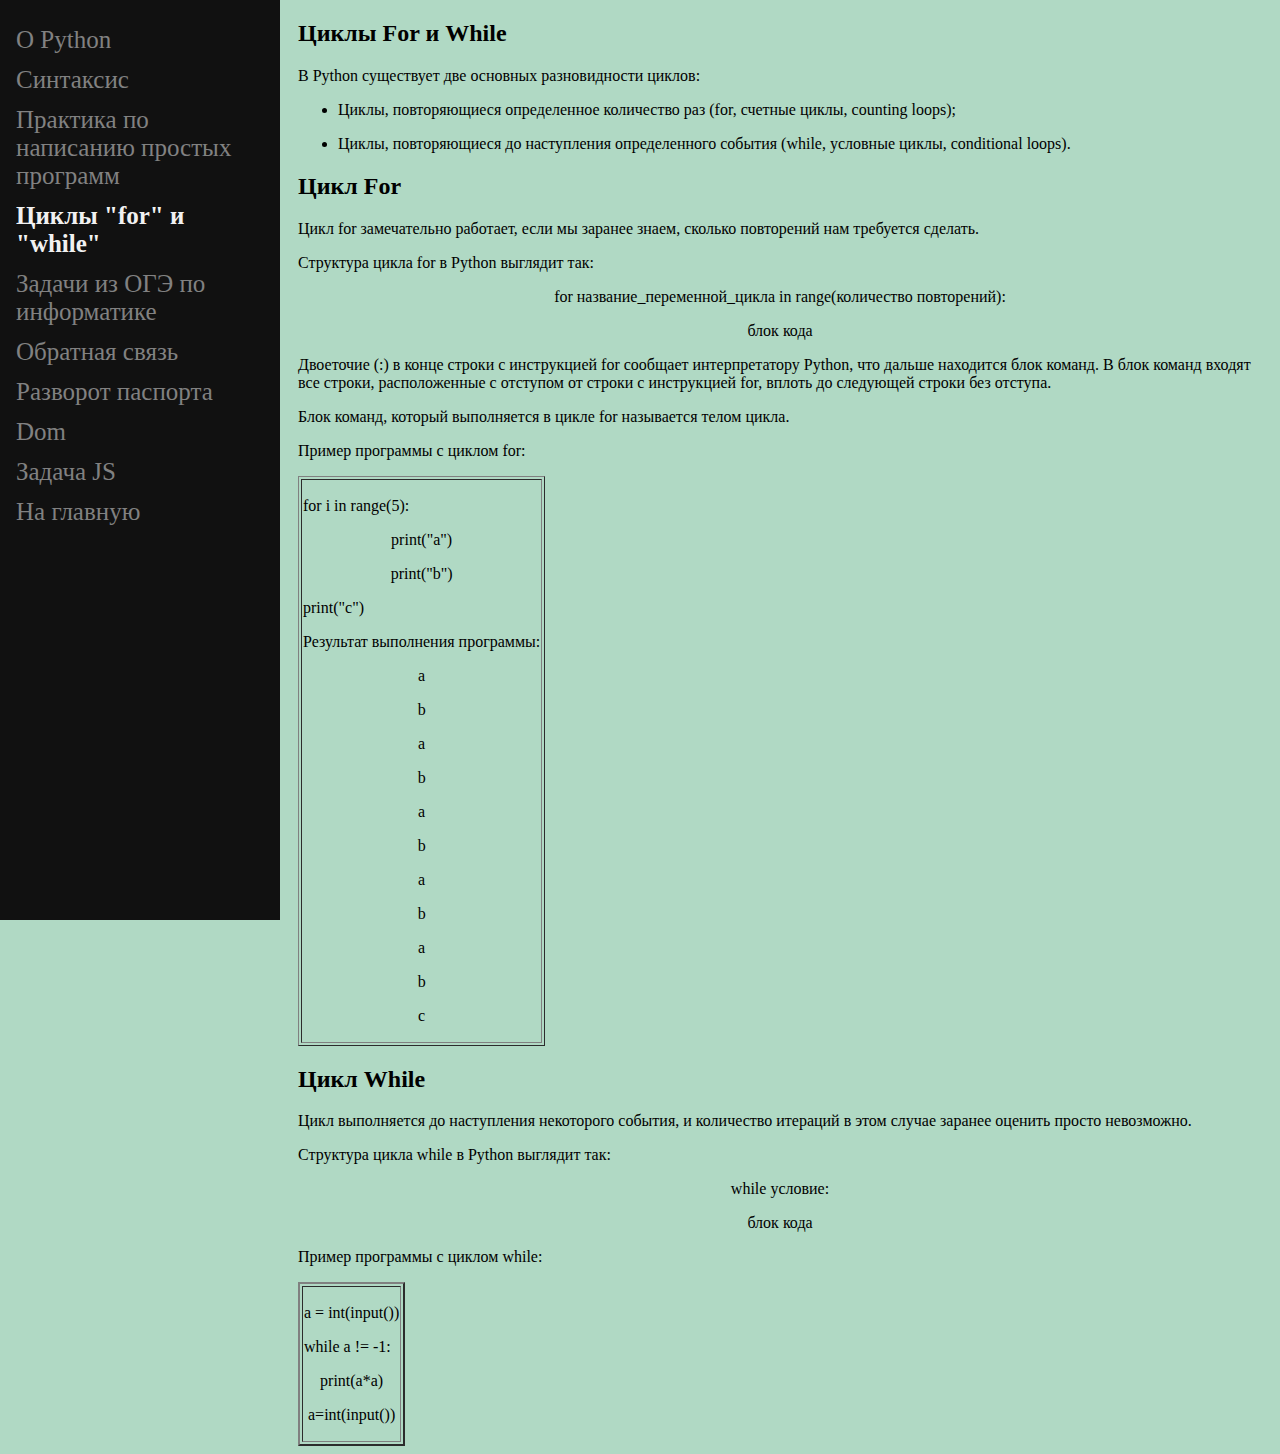
<file: cycles.html>
<!DOCTYPE html>
<html lang="ru">
<head>
    <meta charset="UTF-8">
    <meta name="viewport" content="width=device-width, initial-scale=1">
    <link href="https://cdn.jsdelivr.net/npm/bootstrap@5.1.3/dist/css/bootstrap.min.css" rel="stylesheet" integrity="sha384-1BmE4kWBq78iYhFldvKuhfTAU6auU8tT94WrHftjDbrCEXSU1oBoqyl2QvZ6jIW3" crossorigin="anonymous">
    <meta http-equiv="X-UA-Compatible" content="ie=edge">
    <link rel="stylesheet" href="General.css">
    <title>Cycles</title>
    <style>
      body {
   background-color: #b0d9c4;
  }
 </style>
</head>
<body>
<div class="sidenav">
    <a href="python.html">О Python</a>
    <a href="sintaksis.html">Синтаксис</a>
    <a href="practice.html">Практика по написанию простых программ</a>
    <a href="cycles.html" class = 'active'>Циклы "for" и "while"</a>
    <a href="oge.html">Задачи из ОГЭ по информатике</a>
    <a href="otpravka.html">Обратная связь</a>
    <a href="id.html">Разворот паспорта</a>
    <a href="dom.html">Dom</a>
    <a href="task.html">Задача JS</a>
    <a href="index.html">На главную</a>
  </div>
  <div class="main">
    <H2>Циклы For и While</h2>
    <p>В Python существует две основных разновидности циклов:</p> 
    <ul>
        <li><p>Циклы, повторяющиеся определенное количество раз (for, счетные циклы, counting loops);</p></li>
        <li><p>Циклы, повторяющиеся до наступления определенного события (while, условные циклы, conditional loops).</p></li>
    </ul>
    <H2>Цикл For</h2>
      <p>Цикл for замечательно работает, если мы заранее знаем, сколько повторений нам требуется сделать.</p>
      <p>Структура цикла for в Python выглядит так:</p> 
      <p align="center">for название_переменной_цикла in range(количество повторений):</p>
      <p align="center">блок кода</p>
      <p>Двоеточие (:) в конце строки с инструкцией for сообщает интерпретатору Python, что дальше находится блок команд. В блок команд входят все строки, расположенные с отступом от строки с инструкцией for, вплоть до следующей строки без отступа.</p>
      <p>Блок команд, который выполняется в цикле for называется телом цикла.</p>
      <p>Пример программы с циклом for:</p>
      <table border="1">
        <tr>
          <td><p>for i in range(5):</p>
            <p align="center">print("a")</p>
            <p align="center">print("b")</p>
            <p>print("c")</p>
            <p>Результат выполнения программы:</p>
            <p align="center">a</p>
            <p align="center">b</p>
            <p align="center">a</p>
            <p align="center">b</p>
            <p align="center">a</p>
            <p align="center">b</p>
            <p align="center">a</p>
            <p align="center">b</p>
            <p align="center">a</p>
            <p align="center">b</p>
            <p align="center">с</p>
          </td>
        </tr>
      </table>
      <H2>Цикл While</h2>
        <p>Цикл выполняется до наступления некоторого события, и количество итераций в этом случае заранее оценить просто невозможно.</font></p>
        <p>Структура цикла while в Python выглядит так:</font></p>
        <p align="center">while условие:</font></p>
        <p align="center">блок кода</font></p>
        <p>Пример программы с циклом while:</font></p>
        <table border="2">
          <tr>
            <td><p>a = int(input())</p>
              <p>while a != -1:</font></p>
              <p align="center">print(a*a)</p>
              <p align="center">a=int(input())</p>
            </td>
          </tr>
        </table> 
  </div>
  </body>
  </html>
</file>
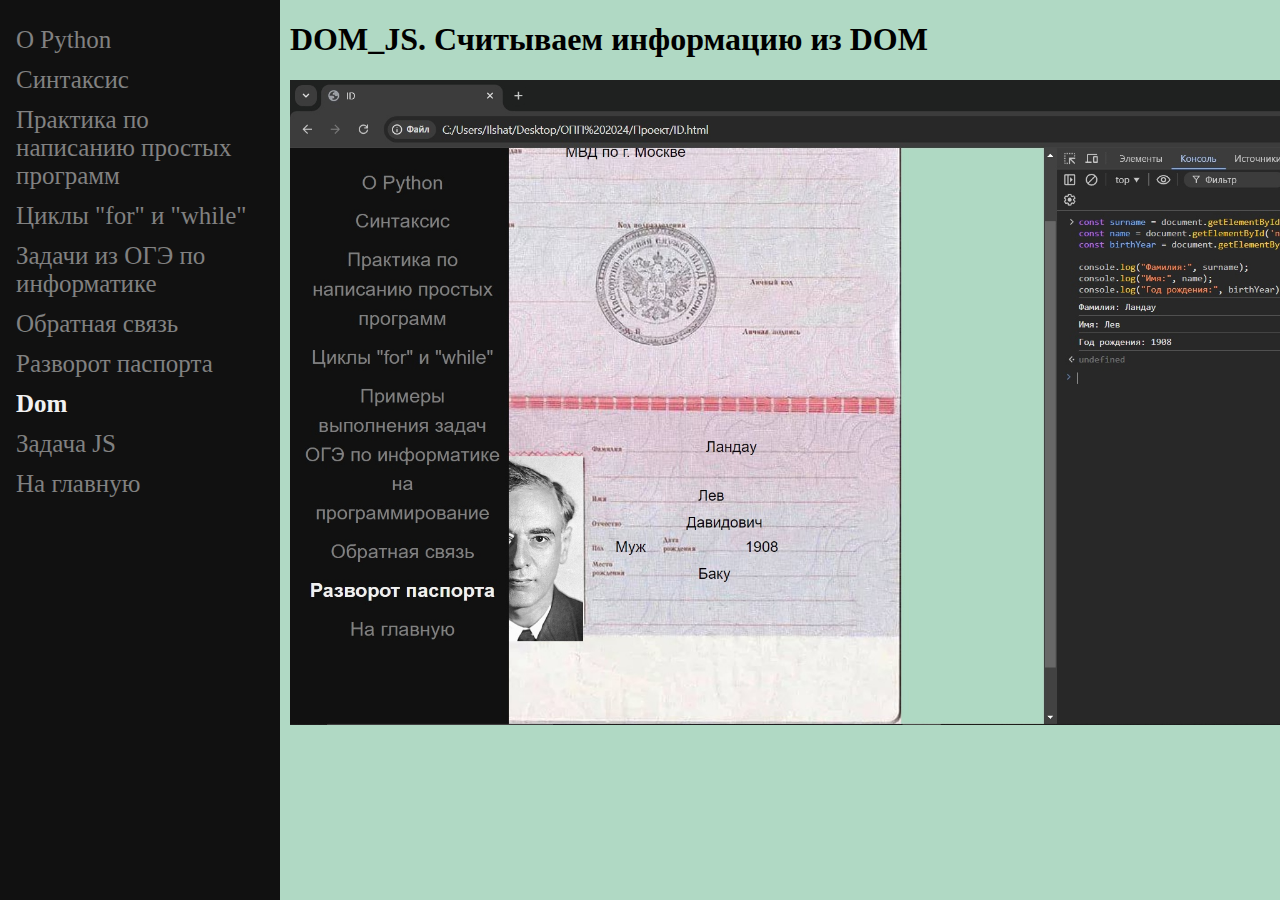
<file: dom.html>
<!DOCTYPE html>
<html lang="ru">
<head>
    <meta charset="UTF-8">
    <meta name="viewport" content="width=device-width, initial-scale=1">
    <link href="https://cdn.jsdelivr.net/npm/bootstrap@5.1.3/dist/css/bootstrap.min.css" rel="stylesheet" integrity="sha384-1BmE4kWBq78iYhFldvKuhfTAU6auU8tT94WrHftjDbrCEXSU1oBoqyl2QvZ6jIW3" crossorigin="anonymous">
    <meta http-equiv="X-UA-Compatible" content="ie=edge">
    <link rel="stylesheet" href="General.css">
    <title>Screens</title>
  <style>
       body {
    background-color: #b0d9c4; /* Цвет фона */
    height: 100%;
            margin: 0;
            display: block;
            position: relative;
   }
  </style>
</head>
<body>
  <div class="sidenav">
    <a href="python.html">О Python</a>
    <a href="sintaksis.html">Синтаксис</a>
    <a href="practice.html">Практика по написанию простых программ</a>
    <a href="cycles.html">Циклы "for" и "while"</a>
    <a href="oge.html">Задачи из ОГЭ по информатике</a>
    <a href="otpravka.html">Обратная связь</a>
    <a href="id.html">Разворот паспорта</a>
    <a href="dom.html" class = 'active'>Dom</a>
    <a href="task.html">Задача JS</a>
    <a href="index.html">На главную</a>
  </div>
<div class="main">
    <h1>DOM_JS. Считываем информацию из DOM</h1>
    <img src="Screen.jpg" alt="Скриншот Инструментов разработчика" width="1200">
</div>
</body>
</html>
</file>
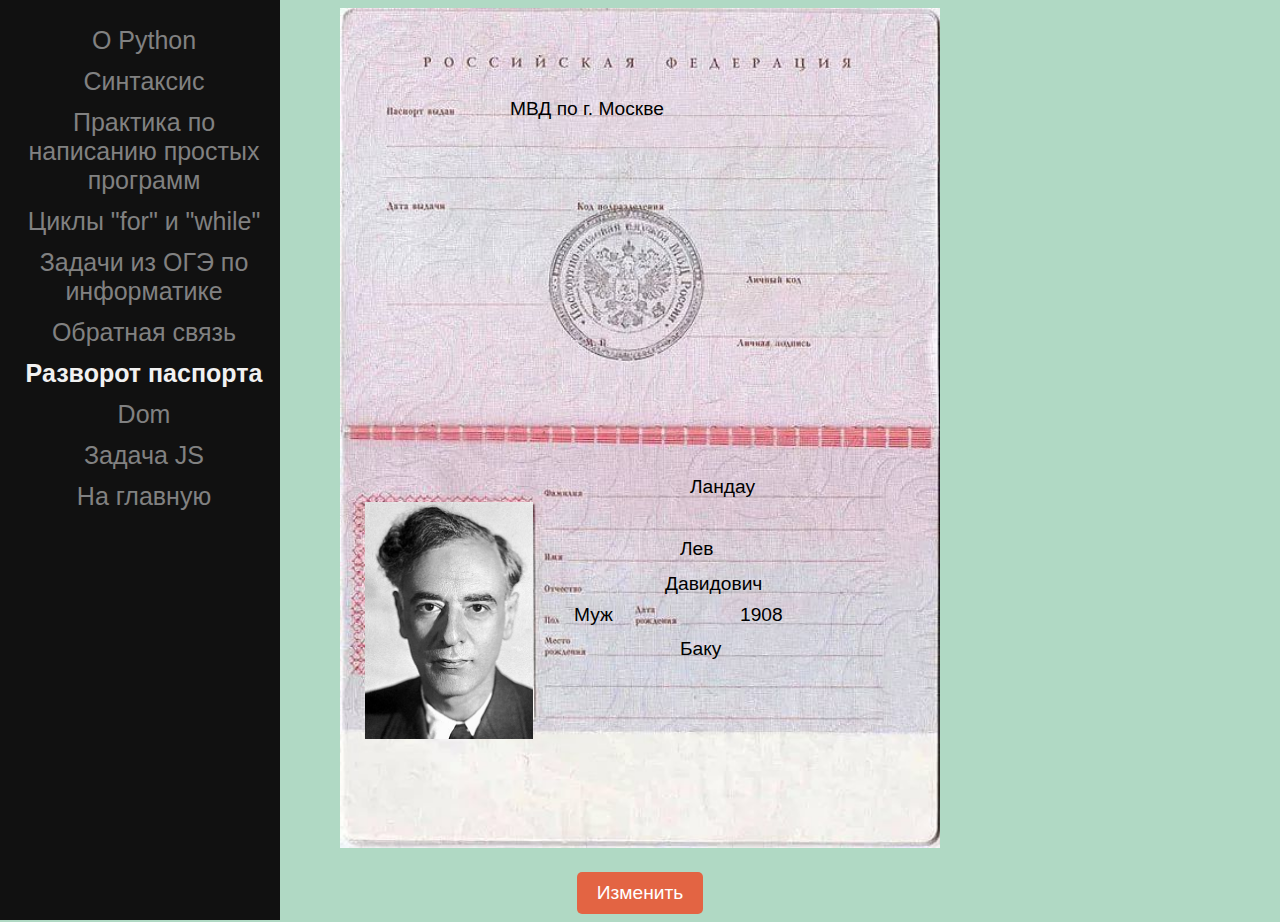
<file: id.html>
<!DOCTYPE html>
<html lang="ru">
<head>
    <meta charset="UTF-8">
    <meta name="viewport" content="width=device-width, initial-scale=1">
    <link href="https://cdn.jsdelivr.net/npm/bootstrap@5.1.3/dist/css/bootstrap.min.css" rel="stylesheet" integrity="sha384-1BmE4kWBq78iYhFldvKuhfTAU6auU8tT94WrHftjDbrCEXSU1oBoqyl2QvZ6jIW3" crossorigin="anonymous">
    <meta http-equiv="X-UA-Compatible" content="ie=edge">
    <link rel="stylesheet" href="General.css">
    <title>ID</title>
    <style>
   body {
    font-family: Arial, sans-serif;
    background-color: #b0d9c4;
    text-align: center;
}
header, nav, footer {
    text-align: center;
    margin-bottom: 20px;
}
nav a {
    margin: 0 15px;
    text-decoration: none;
    color: #e36443;
}
nav a.active {
    font-weight: bold;
}
.passport-container {
    position: relative;
    display: inline-block;
}
.passport-container img {
    width: 600px;
    height: auto;
}
.text {
    position: absolute;
    color: black;
    font-size: 1.2em;
}
#issued {
    top: 90px;
    left: 170px;
}
#surname {
    top: 468px;
    left: 350px;
}
#name {
    top: 530px;
    left: 340px;
}
#patronymic{
    top: 565px;
    left: 325px;
}
#gender {
    top: 596px;
    left: 234px;
}
#birthyear {
    top: 596px;
    left: 400px;
}
#birthplace {
    top: 630px;
    left: 340px;
}
#photo {
    position: absolute;
    top: 494px;
    left: 25px;
    width: 168px;
    height: auto;
}
.button-container {
    margin-top: 20px;
}
button {
    padding: 10px 20px;
    background-color: #e36443;
    color: white;
    border: none;
    border-radius: 5px;
    cursor: pointer;
    font-size: 1.2em;
}
  </style>
  </head>
  <body>
    <div class="sidenav">
        <a href="python.html">О Python</a>
        <a href="sintaksis.html">Синтаксис</a>
        <a href="practice.html">Практика по написанию простых программ</a>
        <a href="cycles.html">Циклы "for" и "while"</a>
        <a href="oge.html">Задачи из ОГЭ по информатике</a>
        <a href="otpravka.html">Обратная связь</a>
        <a href="id.html" class = 'active'>Разворот паспорта</a>
        <a href="dom.html">Dom</a>
        <a href="task.html">Задача JS</a>
        <a href="index.html">На главную</a>
    </div>
    <div class="passport-container">
        <img src="passpotr_shablon.jpg">
        <img id="photo" src="LDL.jpg">
        <div class="text" id="issued">МВД по г. Москве</div>
        <div class="text" id="surname">Ландау</div>
        <div class="text" id="name">Лев</div>
        <div class="text" id="patronymic">Давидович</div>
        <div class="text" id="gender">Муж</div>
        <div class="text" id="birthyear">1908</div>
        <div class="text" id="birthplace">Баку</div>
    </div>
    <div class="button-container">
        <button id="translateButton">Изменить</button>
      </div>
      <script>
      document.getElementById('translateButton').addEventListener('click', function() {
        const issuedText = document.getElementById('issued');
        const surnameText = document.getElementById('surname');
        const nameText = document.getElementById('name');
        const patronymicText = document.getElementById('patronymic');
        const genderText = document.getElementById('gender');
        const birthplaceText = document.getElementById('birthplace');
      
        if (issuedText.innerText === 'МВД по г. Москве') 
        {
            issuedText.innerText = 'Moscow MVD';
            surnameText.innerText = 'Landay';
            nameText.innerText = 'Lev';
            patronymicText.innerText = 'Davidovich';
            genderText.innerText = 'Male';
            birthplaceText.innerText = 'Baku';
        } 
        else {
            issuedText.innerText = 'МВД по г. Москве';
            surnameText.innerText = 'Ландау';
            nameText.innerText = 'Лев';
            patronymicText.innerText = 'Давидович';
            genderText.innerText = 'Муж';
            birthplaceText.innerText = 'Баку';
        }
      });
      </script>
  </body>
</html>
</file>
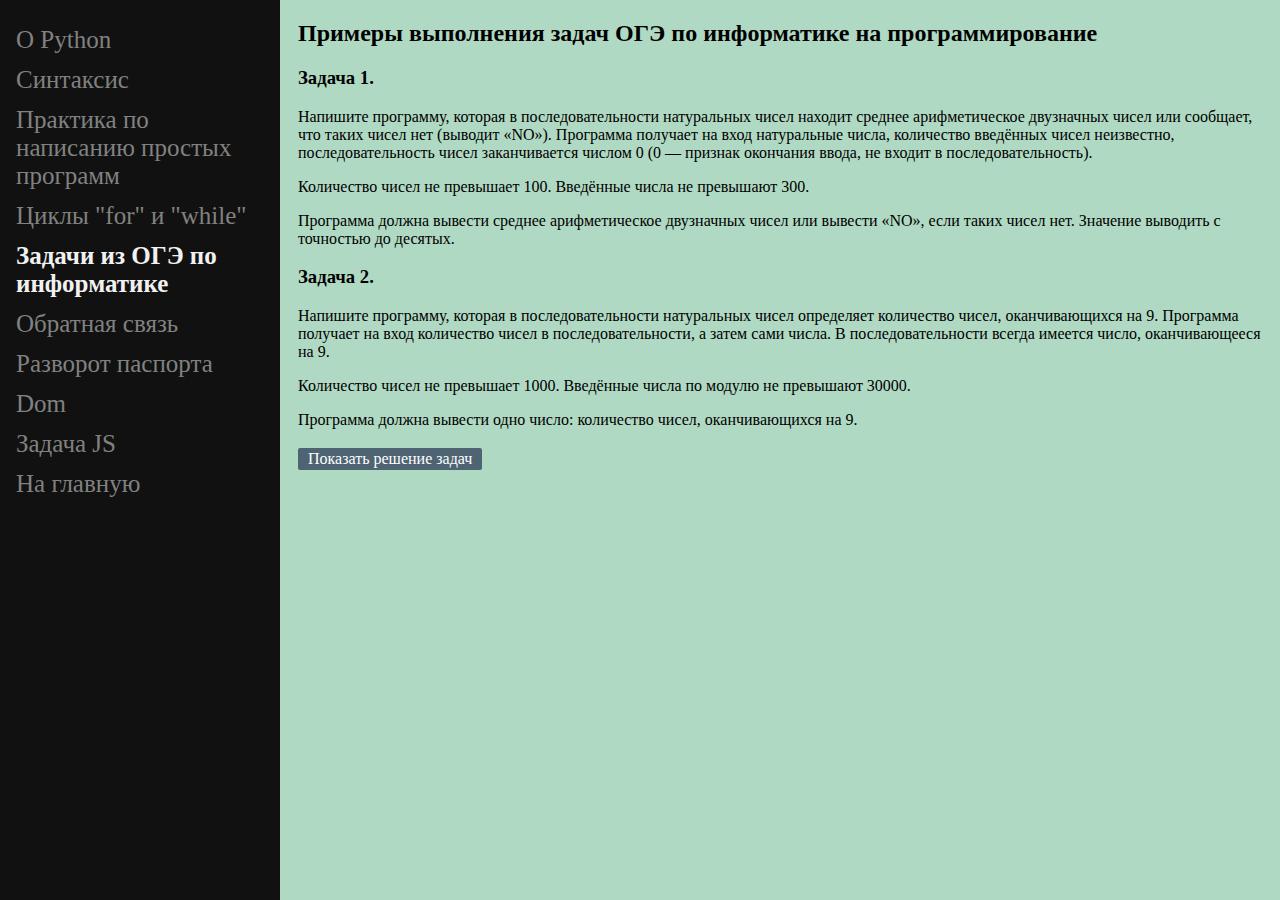
<file: oge.html>
<!DOCTYPE html>
<html lang="ru">
<head>
    <meta charset="UTF-8">
    <meta name="viewport" content="width=device-width, initial-scale=1">
    <link href="https://cdn.jsdelivr.net/npm/bootstrap@5.1.3/dist/css/bootstrap.min.css" rel="stylesheet" integrity="sha384-1BmE4kWBq78iYhFldvKuhfTAU6auU8tT94WrHftjDbrCEXSU1oBoqyl2QvZ6jIW3" crossorigin="anonymous">
    <meta http-equiv="X-UA-Compatible" content="ie=edge">
    <link rel="stylesheet" href="General.css">
    <title>Oge</title>
  <style>
       body {
    background-color: #b0d9c4;
   }
  </style>
</head>
<body>
<div class="sidenav">
    <a href="python.html">О Python</a>
    <a href="sintaksis.html">Синтаксис</a>
    <a href="practice.html">Практика по написанию простых программ</a>
    <a href="cycles.html">Циклы "for" и "while"</a>
    <a href="oge.html" class = 'active'>Задачи из ОГЭ по информатике</a>
    <a href="otpravka.html">Обратная связь</a>
    <a href="id.html">Разворот паспорта</a>
    <a href="dom.html">Dom</a>
    <a href="task.html">Задача JS</a>
    <a href="index.html">На главную</a>
  </div>
  <div class="main">
   <H2>Примеры выполнения задач ОГЭ по информатике на программирование</h2>
   <H3>Задача 1.</h3>
    <p>Напишите программу, которая в последовательности натуральных чисел находит среднее арифметическое двузначных чисел или сообщает, что таких чисел нет (выводит «NO»). Программа получает на вход натуральные числа, количество введённых чисел неизвестно, последовательность чисел заканчивается числом 0 (0 — признак окончания ввода, не входит в последовательность).</p>
    <p>Количество чисел не превышает 100. Введённые числа не превышают 300.</p>
    <p>Программа должна вывести среднее арифметическое двузначных чисел или вывести «NO», если таких чисел нет. Значение выводить с точностью до десятых.</p>
   <H3>Задача 2.</h3>
    <p>Напишите программу, которая в последовательности натуральных чисел определяет количество чисел, оканчивающихся на 9. Программа получает на вход количество чисел в последовательности, а затем сами числа. В последовательности всегда имеется число, оканчивающееся на 9.</p>
    <p>Количество чисел не превышает 1000. Введённые числа по модулю не превышают 30000.</p>
    <p>Программа должна вывести одно число: количество чисел, оканчивающихся на 9.</p>
  <style>
    .del { display: none; }
    .del:not(:checked) + label + * { display: none; }
    .del:not(:checked) + label,
    .del:checked + label {
    display: inline-block;
    padding: 2px 10px;
    border-radius: 2px;
    color: #fff;
    background: #4e6473;
    cursor: pointer;
    }
    .del:checked + label {
    background: #e36443;
    }
    </style>
    <input type="checkbox" id="raz" class="del"/>
    <label for="raz" class="del">Показать решение задач</label><div>
      <strong><table border="1">
        <p><font face="Times New Roman" style="font-size:130%">Решение задачи 1:</p>
        <table border="2">
         <tr>
           <td><p>a = int(input())</p>
             <p>sum = 0</p>
             <p>k = 0</p>
             <p>while a != 0:</p>
             <p align="center">if a > 9 and a < 100:</p>
             <p align="center">sum = sum + a</p>
             <p align="center">k = k + 1</p>
             <p>a = int(input())</p>
             <p>if k > 0:</p>
             <p align="center">print(sum/k)</p>
             <p>if k > 0:</p>
             <p align="center">print("NO")</p>
           </td>
         </tr>
        </table>
        <p>Решение задачи 2:</p>
        <table border="2">
         <tr>
           <td><p>n = int(input())</p>
             <p>k = 0</p>
             <p>for i in range(n):</p>
             <p align="center">a = int(input())</p>
             <p align="center">if a % 10 == 9:</p>
             <p align="center">k = k +1</p>
             <p>print(k)</p>
           </td>
         </tr>
        </table>
      </strong> </div>
</body>
</html>
</file>
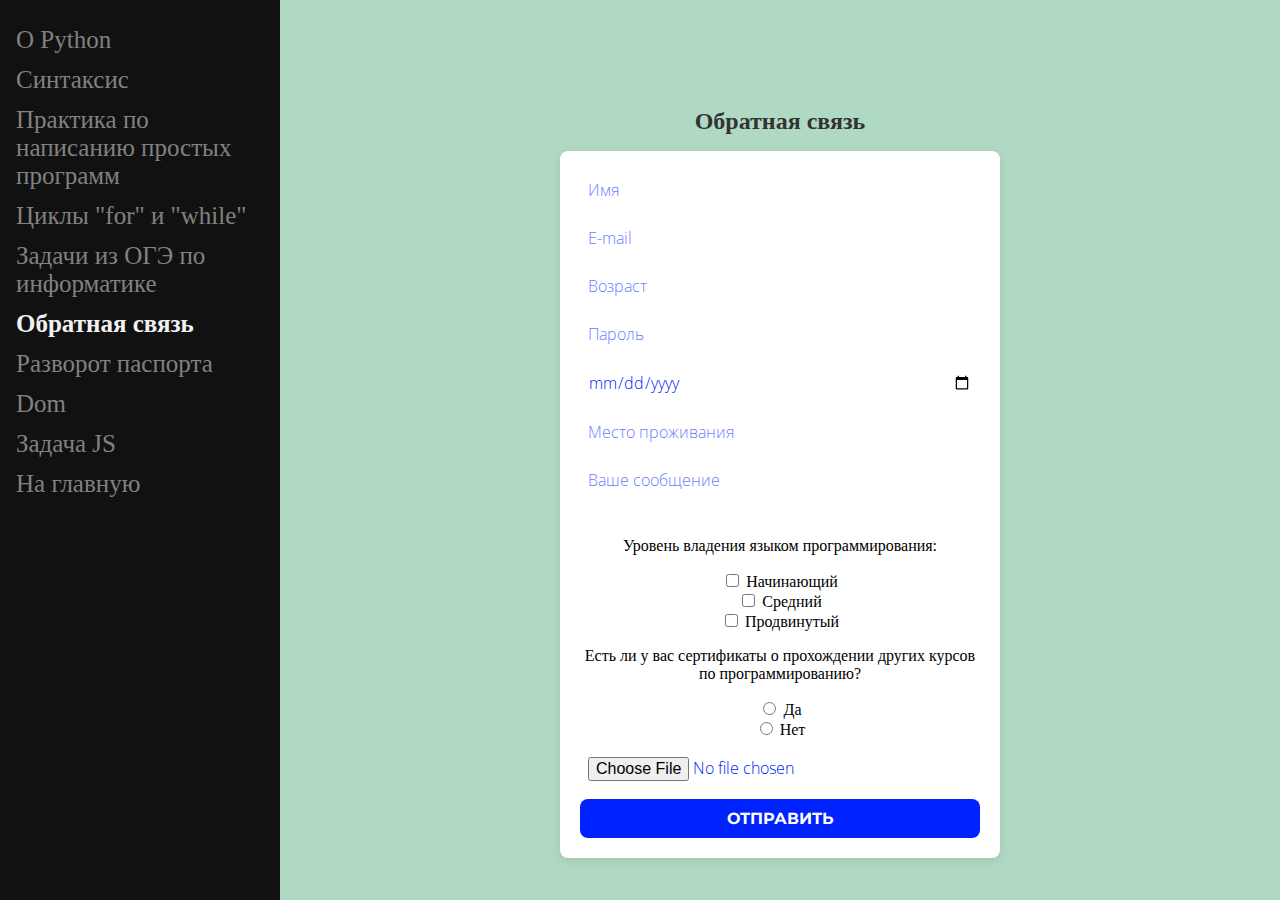
<file: otpravka.html>
<!DOCTYPE html>
<html lang="ru">
<head>
    <meta charset="UTF-8">
    <meta name="viewport" content="width=device-width, initial-scale=1">
    <link href="https://cdn.jsdelivr.net/npm/bootstrap@5.1.3/dist/css/bootstrap.min.css" rel="stylesheet" integrity="sha384-1BmE4kWBq78iYhFldvKuhfTAU6auU8tT94WrHftjDbrCEXSU1oBoqyl2QvZ6jIW3" crossorigin="anonymous">
    <meta http-equiv="X-UA-Compatible" content="ie=edge">
    <link rel="stylesheet" href="General.css">
    <title>data</title>
    <style>
        body {     
            background-color: #b0d9c4;
            display: flex;
            justify-content: center;
            align-items: center;
            height: 100vh;
            margin: 0;
            padding: 10px;
            padding-top: 60px;
            box-sizing: border-box;
        }
        h1 { 
            margin-bottom: 20px 0;
            font-size: 24px;
            color: #333;
            text-align: center;
        }
        .form {
            background: white;
            padding: 20px;
            border-radius: 8px;
            box-shadow: 0 2px 10px rgba(0, 0, 0, 0.1);
            max-width: 400px;
            width: 100%;
        }
        .form_input, .form_textarea {
            width: 100%;
            margin-bottom: 10px;
            padding: 8px;
            font-size: 16px;
            box-sizing: border-box;
            transition: background-color 0.3s;
        }
        .form_input:focus, .form_textarea:focus {
            background-color: #d0e7f4;
            outline: none; }
        .form_button {
            padding: 10px 15px;
            font-size: 16px;
            cursor: pointer;
            width: 100%;
        }
        .checkbox_group, .radio_group {
            margin-bottom: 10px;
        }
   </style>
</head>
<body>
<div class="sidenav">
    <a href="python.html">О Python</a>
    <a href="sintaksis.html">Синтаксис</a>
    <a href="practice.html">Практика по написанию простых программ</a>
    <a href="cycles.html">Циклы "for" и "while"</a>
    <a href="oge.html">Задачи из ОГЭ по информатике</a>
    <a href="otpravka.html" class = 'active'>Обратная связь</a>
    <a href="id.html">Разворот паспорта</a>
    <a href="dom.html">Dom</a>
    <a href="task.html">Задача JS</a>
    <a href="index.html">На главную</a>
  </div>
  <div class="main">
    <h1 allign="center">Обратная связь</h1>
    <form action="https://www.bing.com/search" method="GET" class="form" target="_blank">
        <input type="text" name="q" class="form_input" placeholder="Имя" required>
        <input type="email" name="email" class="form_input" placeholder="E-mail" required>
        <input type="number" name="age" class="form_input" placeholder="Возраст" required>
        <input type="password" name="password" class="form_input" placeholder="Пароль" required>
        <input type="date" name="date" class="form_input" required>
        <input type="text" name="location" class="form_input" placeholder="Место проживания" required>
        <textarea name="message" class="form_textarea" placeholder="Ваше сообщение" required></textarea>
        <div class="checkbox_group">
            <p>Уровень владения языком программирования:</p>
            <label><input type="checkbox" name="language_level" value="beginner"> Начинающий</label><br>
            <label><input type="checkbox" name="language_level" value="intermediate"> Средний</label><br>
            <label><input type="checkbox" name="language_level" value="advanced"> Продвинутый</label>
        </div>
        <div class="radio_group">
            <p>Есть ли у вас сертификаты о прохождении других курсов по программированию?</p>
            <label><input type="radio" name="certificates" value="yes" required> Да</label><br>
            <label><input type="radio" name="certificates" value="no"> Нет</label>
        </div>
        <input type="file" name="file_upload" class="form_input" required>
        <button class="form_button" type="submit">Отправить</button>
    </form>
  </div>
</body>
</html>
</file>
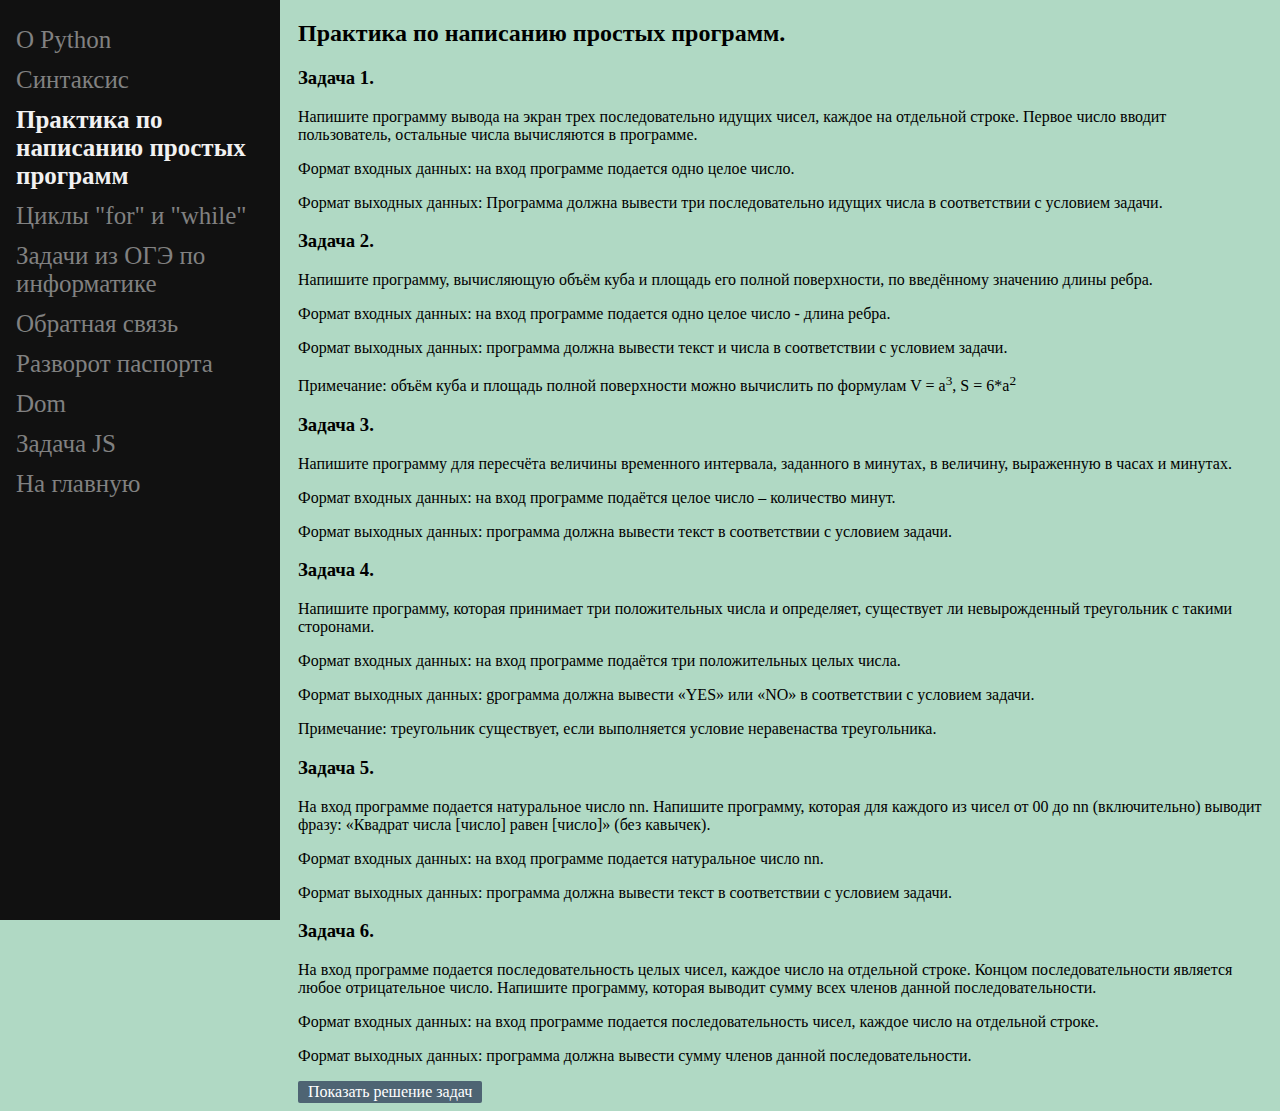
<file: practice.html>
<!DOCTYPE html>
<html lang="ru">
<head>
    <meta charset="UTF-8">
    <meta name="viewport" content="width=device-width, initial-scale=1">
    <link href="https://cdn.jsdelivr.net/npm/bootstrap@5.1.3/dist/css/bootstrap.min.css" rel="stylesheet" integrity="sha384-1BmE4kWBq78iYhFldvKuhfTAU6auU8tT94WrHftjDbrCEXSU1oBoqyl2QvZ6jIW3" crossorigin="anonymous">
    <meta http-equiv="X-UA-Compatible" content="ie=edge">
    <link rel="stylesheet" href="General.css">
    <title>Practice</title>
  <style>
       body {
    background-color: #b0d9c4;
   }
  </style>
</head>
<body>
<div class="sidenav">
    <a href="python.html">О Python</a>
    <a href="sintaksis.html">Синтаксис</a>
    <a href="practice.html" class = 'active'>Практика по написанию простых программ</a>
    <a href="cycles.html">Циклы "for" и "while"</a>
    <a href="oge.html">Задачи из ОГЭ по информатике</a>
    <a href="otpravka.html">Обратная связь</a>
    <a href="id.html">Разворот паспорта</a>
    <a href="dom.html">Dom</a>
    <a href="task.html">Задача JS</a>
    <a href="index.html">На главную</a>
  </div>
  <div class="main">
    <H2>Практика по написанию простых программ.</h2>
    <H3>Задача 1.</h3>
      <p>Напишите программу вывода на экран трех последовательно идущих чисел, каждое на отдельной строке. Первое число вводит пользователь, остальные числа вычисляются в программе.</p>
      <p>Формат входных данных: на вход программе подается одно целое число.</p>
      <p>Формат выходных данных: Программа должна вывести три последовательно идущих числа в соответствии с условием задачи.</p>
    <H3>Задача 2.</h3>
      <p>Напишите программу, вычисляющую объём куба и площадь его полной поверхности, по введённому значению длины ребра.</p>
      <p>Формат входных данных: на вход программе подается одно целое число - длина ребра.</p>
      <p>Формат выходных данных: программа должна вывести текст и числа в соответствии с условием задачи.</p>
      <p>Примечание: объём куба и площадь полной поверхности можно вычислить по формулам V = a<sup>3</sup>, S = 6*a<sup>2</sup></p> 
    <H3>Задача 3.</h3>
      <p>Напишите программу для пересчёта величины временного интервала, заданного в минутах, в величину, выраженную в часах и минутах.</p>
      <p>Формат входных данных: на вход программе подаётся целое число – количество минут.</p>
      <p>Формат выходных данных: программа должна вывести текст в соответствии с условием задачи.</p>
      <h3>Задача 4.</h3>
        <p>Напишите программу, которая принимает три положительных числа и определяет, существует ли невырожденный треугольник с такими сторонами.</p>
        <p>Формат входных данных: на вход программе подаётся три положительных целых числа.</p>
        <p>Формат выходных данных: gрограмма должна вывести «YES» или «NO» в соответствии с условием задачи.</p>
        <p>Примечание: треугольник существует, если выполняется условие неравенаства треугольника.</p>
      <h3>Задача 5.</h3>
        <p>На вход программе подается натуральное число nn. Напишите программу, которая для каждого из чисел от 00 до nn (включительно) выводит фразу: «Квадрат числа [число] равен [число]» (без кавычек).</p>
        <p>Формат входных данных: на вход программе подается натуральное число nn.</p>
        <p>Формат выходных данных: программа должна вывести текст в соответствии с условием задачи.</p>
      <h3>Задача 6.</h3>
        <p>На вход программе подается последовательность целых чисел, каждое число на отдельной строке. Концом последовательности является любое отрицательное число. Напишите программу, которая выводит сумму всех членов данной последовательности.</p>
        <p>Формат входных данных: на вход программе подается последовательность чисел, каждое число на отдельной строке.</p>
        <p>Формат выходных данных: программа должна вывести сумму членов данной последовательности.</p>
      <style>
        .del { display: none; }
        .del:not(:checked) + label + * { display: none; }
        .del:not(:checked) + label,
        .del:checked + label {
        display: inline-block;
        padding: 2px 10px;
        border-radius: 2px;
        color: #fff;
        background: #4e6473;
        cursor: pointer;
        }
        .del:checked + label {
        background: #e36443;
        }
        </style>
        <input type="checkbox" id="raz" class="del"/>
        <label for="raz" class="del">Показать решение задач</label><div>
       <strong><table border="1">
       <p>Решение задачи 1:</p>
       <table border="2">
        <tr>
          <td><p>a = int(input())</p>
            <p>print(a)</p>
            <p>print(a+1)</p>
            <p>print(a+2)</p>
          </td>
        </tr>
       </table> 
       <p>Решение задачи 2:</p>
       <table border="3">
       <tr>
        <td><p>a = int(input())</p>
          <p>V = a*a*a</p>
          <p>print("Объём =", V)</p>
          <p>S = 6*(a*a)</p>
          <p>print("Площадь полной поверхности =", S)</p>
        </td>
       </tr>
       </table>
       <p>Решение задачи 3:</p>
       <table border="3">
       <tr>
        <td><p>a = int(input())></p>
          <p>b = a // 60</p>
          <p>c = a % 60</p>
          <p>print(a, "мин - это", b, "час", c, "минут.")/p>
        </td>
       </tr>
       </table>
       <p>Решение задачи 4:</p>
       <table border="4">
       <tr>
        <td><p>a = int(input())</p>
          <p>b = int(input())</p>
          <p>c = int(input())</p>
          <p>if a + b > c and b + c > a and a + c > b:</p>
          <p align="center">print("YES")</p>
          <p>else:</p>
          <p align="center">print("NO")</p>
        </td>
       </tr>
       </table>
       <p>Решение задачи 5:</p>
       <table border="5">
        <tr>
          <td><p>n = int(input())</p>
            <p>for n in range(n+1):</p>
            <p align="center">print("Квадрат числа",n, "равен", (n**2))</p>
          </td>
        </tr>
       </table>
       <p>Решение задачи 6:</p>
       <table border="6">
        <tr>
          <td><p>n = int(input())/p>
            <p>sum = 0</p>
            <p>while n >= 0:</p>
            <p align="center">sum = sum + n</p>
            <p align="center">n = int(input())</p>
            <p>print(sum)</p>
          </td>
        </tr>
       </table>    
      </strong> </div></div>
</file>
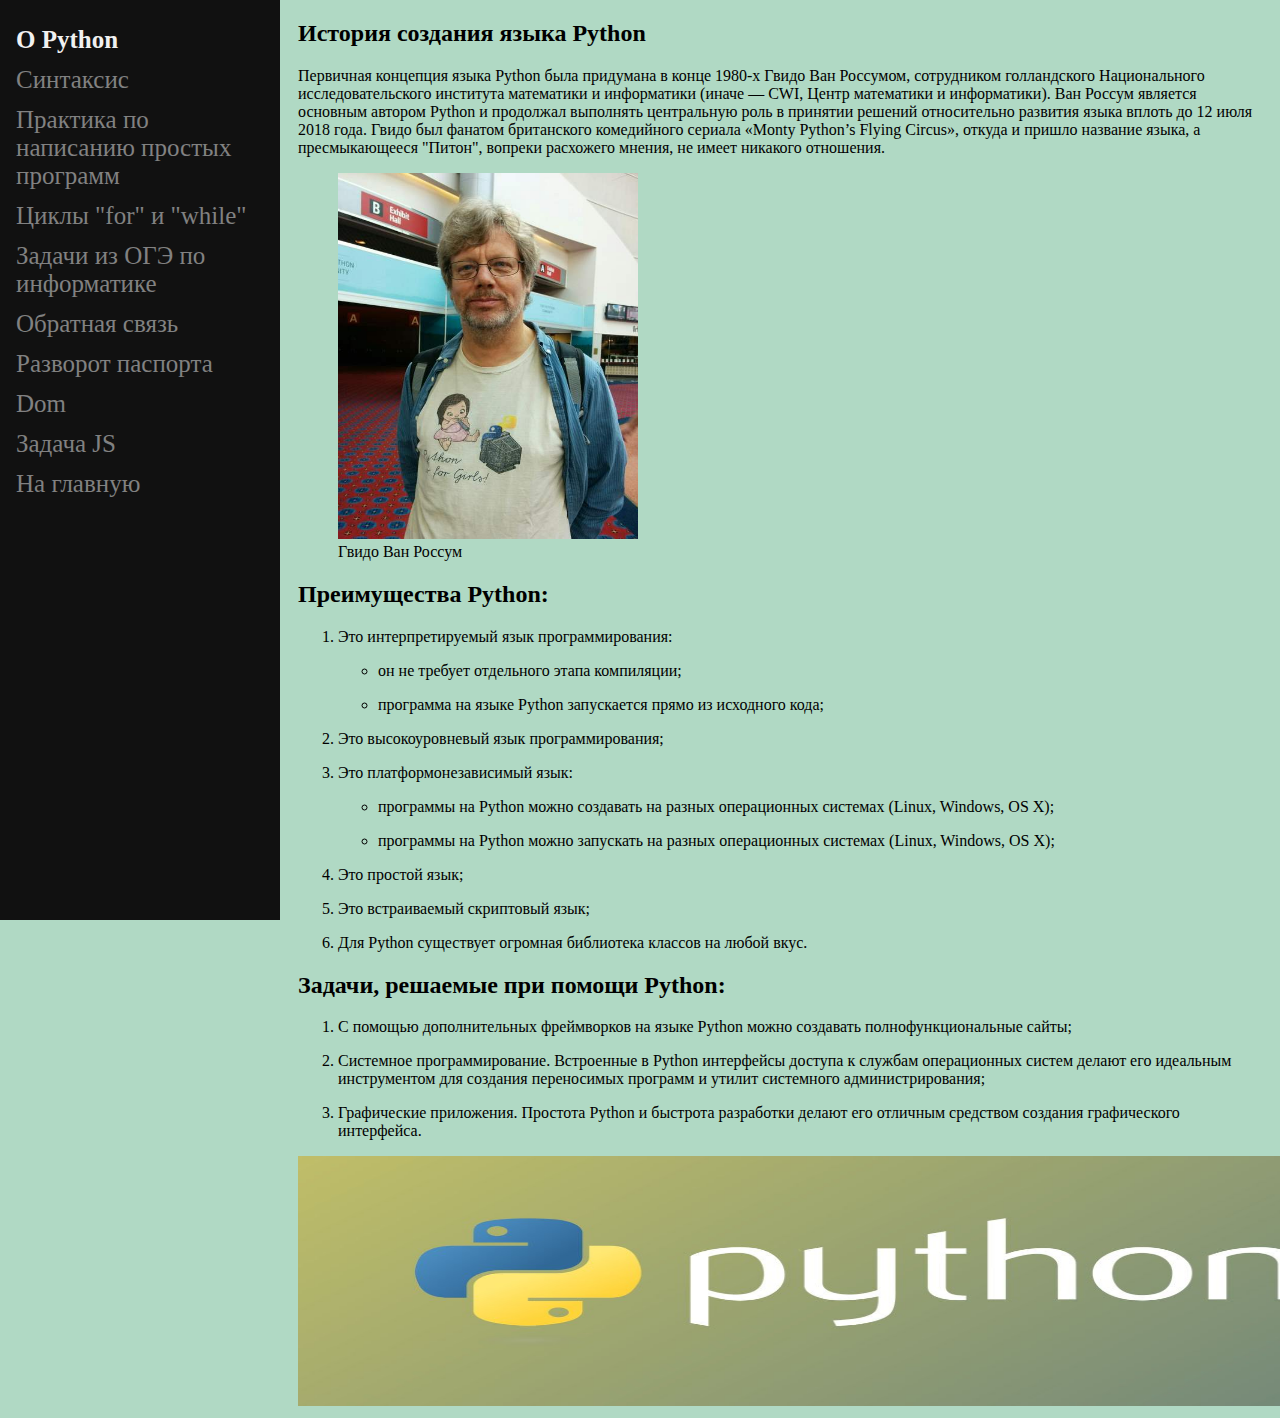
<file: python.html>
<!DOCTYPE html>
<html lang="ru">
<head>
    <meta charset="UTF-8">
    <meta name="viewport" content="width=device-width, initial-scale=1">
    <link href="https://cdn.jsdelivr.net/npm/bootstrap@5.1.3/dist/css/bootstrap.min.css" rel="stylesheet" integrity="sha384-1BmE4kWBq78iYhFldvKuhfTAU6auU8tT94WrHftjDbrCEXSU1oBoqyl2QvZ6jIW3" crossorigin="anonymous">
    <meta http-equiv="X-UA-Compatible" content="ie=edge">
    <link rel="stylesheet" href="General.css">
    <title>Python</title>
  <style>
       body {
    background-color: #b0d9c4;
   }
  </style>
</head>
<body>
  <div class="sidenav">
    <a href="python.html" class = 'active'>О Python</a>
    <a href="sintaksis.html">Синтаксис</a>
    <a href="practice.html">Практика по написанию простых программ</a>
    <a href="cycles.html">Циклы "for" и "while"</a>
    <a href="oge.html">Задачи из ОГЭ по информатике</a>
    <a href="otpravka.html">Обратная связь</a>
    <a href="id.html">Разворот паспорта</a>
    <a href="dom.html">Dom</a>
    <a href="task.html">Задача JS</a>
    <a href="index.html">На главную</a>
  </div>
<div class="main">
  <H2>История создания языка Python</h2>
  <p>Первичная концепция языка Python была придумана в конце 1980-х Гвидо Ван Россумом, сотрудником голландского Национального исследовательского института математики и информатики (иначе — CWI, Центр математики и информатики).
    Ван Россум является основным автором Python и продолжал выполнять центральную роль в принятии решений относительно развития языка вплоть до 12 июля 2018 года.
    Гвидо был фанатом британского комедийного сериала «Monty Python’s Flying Circus», откуда и пришло название языка, а пресмыкающееся "Питон", вопреки расхожего мнения, не имеет никакого отношения.</p>
    <figure 1>
      <a href="guido.jpg" target="_blank">  
        <img src="guido.jpg" width="300" height="366" border="0" alt="Гвидо Ван Россум" title="Гвидо Ван Россум">
      </a>
    <figcaption>
      Гвидо Ван Россум
    </figcaption>
    </figure>
  <H2>Преимущества Python:</h2>
  <ol>
    <li><p>Это интерпретируемый язык программирования:</p></li>
    <ul>
      <li><p>он не требует отдельного этапа компиляции;</p></li>
      <li><p>программа на языке Python запускается прямо из исходного кода;</p></li>
    </ul>
    <li><p>Это высокоуровневый язык программирования;</p></li>
    <li><p>Это платформонезависимый язык:</p></li>
    <ul>
      <li><p>программы на Python можно создавать на разных операционных системах (Linux, Windows, OS X);</p></li>
      <li><p>программы на Python можно запускать на разных операционных системах (Linux, Windows, OS X);</p></li>
    </ul>
    <li><p>Это простой язык;</p></li>
    <li><p>Это встраиваемый скриптовый язык;</p></li>
    <li><p>Для Python существует огромная библиотека классов на любой вкус.</p></li>
  </ol>
  <H2>Задачи, решаемые при помощи Python:</h2>
  <ol>
    <li><p>С помощью дополнительных фреймворков на языке Python можно создавать полнофункциональные сайты;</p></li>
    <li><p>Системное программирование. Встроенные в  Python интерфейсы доступа к службам операционных систем делают его идеальным инструментом для создания переносимых программ и утилит системного администрирования;</p></li>
    <li><p>Графические приложения. Простота Python и быстрота разработки делают его отличным средством создания графического интерфейса.</p></li>
  </ol>
  <a href="https://www.python.org/" target="_blank">
    <img src="15.png" alt="Python" width="1200" height="250" >
</a>
</div>
</body>
</html>
</file>
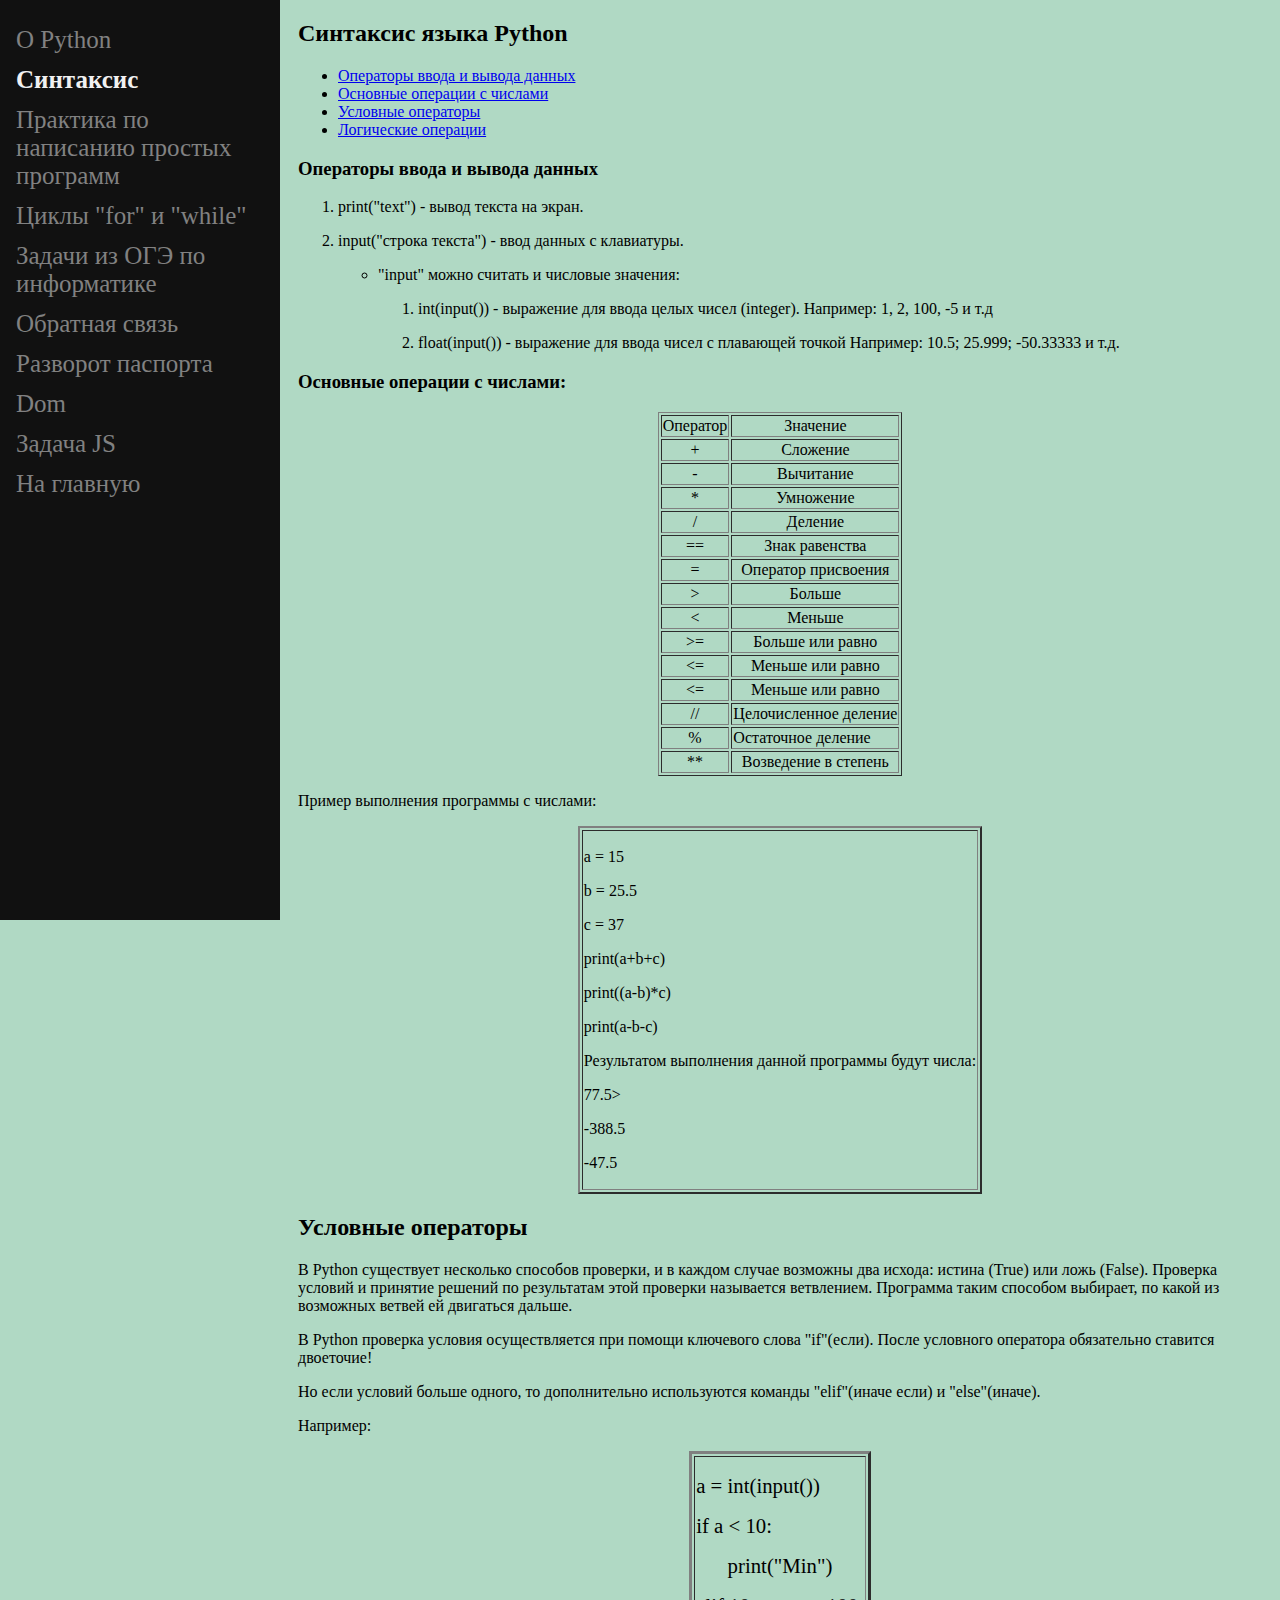
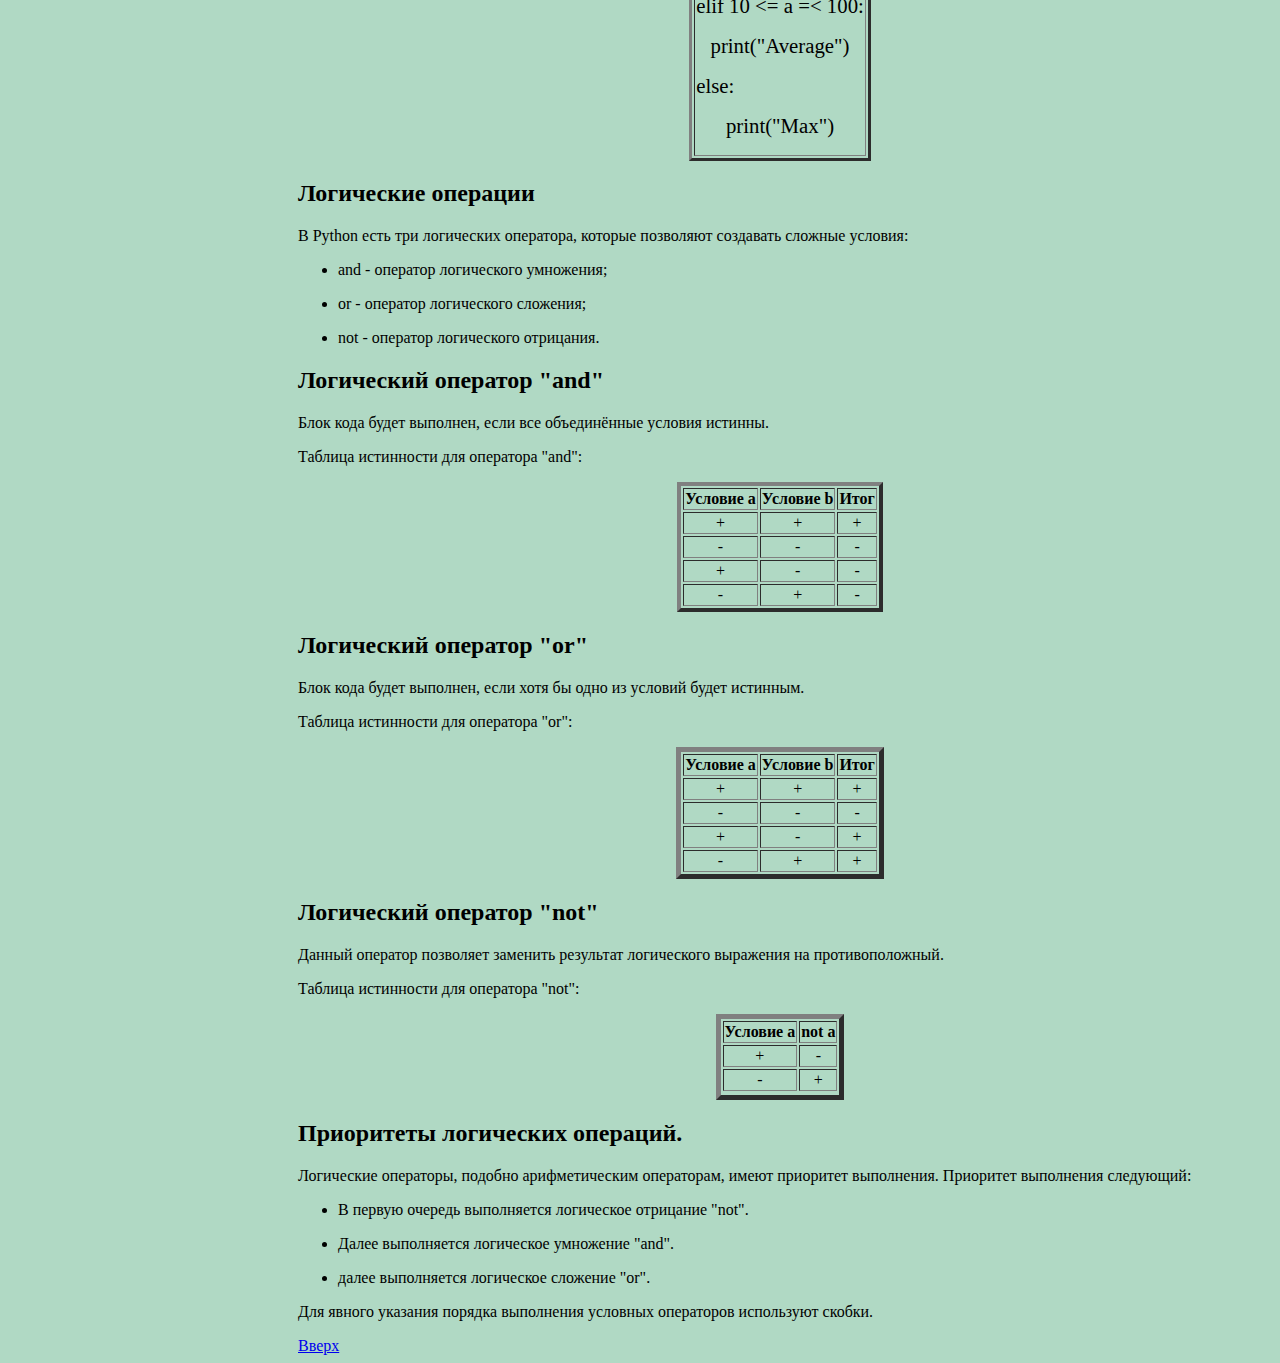
<file: sintaksis.html>
<!DOCTYPE html>
<html lang="ru">
<head>
    <meta charset="UTF-8">
    <meta name="viewport" content="width=device-width, initial-scale=1.0">
    <link href="https://cdn.jsdelivr.net/npm/bootstrap@5.1.3/dist/css/bootstrap.min.css" rel="stylesheet" integrity="sha384-1BmE4kWBq78iYhFldvKuhfTAU6auU8tT94WrHftjDbrCEXSU1oBoqyl2QvZ6jIW3" crossorigin="anonymous">
    <meta http-equiv="X-UA-Compatible" content="ie=edge">
    <link rel="stylesheet" href="General.css">
    <title>Sintaksis</title>
  <style>
       body {
    background-color: #b0d9c4; /* Цвет фона */
   }
  </style>
</head>
<body>
    <!-- Side navigation -->
<div class="sidenav">
    <a href="python.html">О Python</a>
    <a href="sintaksis.html" class = 'active'>Синтаксис</a>
    <a href="practice.html">Практика по написанию простых программ</a>
    <a href="cycles.html">Циклы "for" и "while"</a>
    <a href="oge.html">Задачи из ОГЭ по информатике</a>
    <a href="otpravka.html">Обратная связь</a>
    <a href="id.html">Разворот паспорта</a>
    <a href="dom.html">Dom</a>
    <a href="task.html">Задача JS</a>
    <a href="index.html">На главную</a>
</div>
<div class="main">
  <div id="top"></div>
    <H2>Синтаксис языка Python</h2>
      <nav>
        <ul>
            <li><a href="#section1">Операторы ввода и вывода данных</a></li>
            <li><a href="#section2">Основные операции с числами</a></li>
            <li><a href="#section3">Условные операторы</a></li>
            <li><a href="#section4">Логические операции</a></li>
        </ul>
    </nav>
    <h3 id = 'section1'>Операторы ввода и вывода данных</h3>
     <ol>
         <li><p>print("text") - вывод текста на экран.</p></li>
         <li><p>input("строка текста") - ввод данных с клавиатуры.</p></li>
         <ul>
             <li><p>"input" можно считать и числовые значения:</p></li>
             <ol>
                 <li><p>int(input()) - выражение для ввода целых чисел (integer). Например: 1, 2, 100, -5 и т.д</p></li>
                 <li><p>float(input()) - выражение для ввода чисел с плавающей точкой Например: 10.5; 25.999; -50.33333 и т.д.</p></li>
             </ol>
         </ul>
     </ol> 
     <H3 id = 'section2'>Основные операции с числами:</H3>
        <table style="margin: 0 auto;" border="1">
            <thead>
              <tr>
                <td align="center">Оператор</td>
                <td align="center">Значение</td>
              </tr>
            </thead>
            <tbody>
              <tr>
                <td align="center">+</td>
                <td align="center">Сложение</td>
              </tr>
              <tr>
                <td align="center">-</td>
                <td align="center">Вычитание</td>
              </tr>
              <tr>
                <td align="center">*</td>
                <td align="center">Умножение</td>
              </tr>
            <tr>
                <td align="center">/</td>
                <td align="center">Деление</td>
            </tr>
              <tr>
                <td align="center">==</td>
                <td align="center">Знак равенства</td>
              </tr>
              <tr>
                <td align="center">=</td>
                <td align="center">Оператор присвоения</td>
              </tr>
              <tr>
                <td align="center">></td>
                <td align="center">Больше</td>
              </tr>
              <tr>
                <td align="center"><</td>
                <td align="center">Меньше</font></td>
              </tr>
              <tr>
                <td align="center">>=</td>
                <td align="center">Больше или равно</td>
              </tr>
              <tr>
                <td align="center"><=</td>
                <td align="center">Меньше или равно</td>
              </tr>
              <tr>
                <td align="center"><=</td>
                <td align="center">Меньше или равно</td>
              </tr>
              <tr>
                <td align="center">//</td>
                <td align="center">Целочисленное деление</td>
              </tr>
              <tr>
                <td align="center">%</td>
                <td>Остаточное деление</td>
              </tr>
              <tr>
                <td align="center">**</td>
                <td align="center">Возведение в степень</td>
              </tr>
            </tbody>
          </table>
          <p>Пример выполнения программы с числами:</p>
          <table style="margin: 0 auto;" border="2">
          <tr>
            <td><p>a = 15</p>
            <p>b = 25.5</p>
            <p>с = 37</p>
            <p>print(a+b+c)</p>
            <p>print((a-b)*c)</p>
            <p>print(a-b-c)</p>
            <p>Результатом выполнения данной программы будут числа:</p>
            <p>77.5></p>
            <p>-388.5</p>
            <p>-47.5</p>
           </td>
           </tr>
        </table>
        <H2 id = 'section3'>Условные операторы</h2>
          <p>В Python существует несколько способов проверки, и в каждом случае возможны два исхода: истина (True) или ложь (False). Проверка условий и принятие решений по результатам этой проверки называется ветвлением. Программа таким способом выбирает, по какой из возможных ветвей ей двигаться дальше.</font></p>   
          <p> В Python проверка условия осуществляется при помощи ключевого слова "if"(если). После условного оператора обязательно ставится двоеточие!</p>
          <p>Но если условий больше одного, то дополнительно используются команды "elif"(иначе если) и "else"(иначе).</p>
          <p>Например:</p>
                <table style="margin: 0 auto;" border="3">
                  <tr>
                    <td><p><font face="Times New Roman" style="font-size:130%">a = int(input())</font></p>
                      <p><font face="Times New Roman" style="font-size:130%">if a < 10:</font></p>
                      <p align="center"><font face="Times New Roman" style="font-size:130%">print("Min")</font></p>
                      <p><font face="Times New Roman" style="font-size:130%">elif 10 <= a =< 100:</font></p>
                      <p align="center"><font face="Times New Roman" style="font-size:130%">print("Average")</font></p>
                      <p><font face="Times New Roman" style="font-size:130%">else:</font></p>
                      <p align="center"><font face="Times New Roman" style="font-size:130%">print("Max")</font></p>
                    </td>
                  </tr>
                </table>
        <H2 id = 'section4'>Логические операции</h2>
          <p>В Python есть три логических оператора, которые позволяют создавать сложные условия:</p> 
          <ul>
            <li><p>and - оператор логического умножения;</p></li>
            <li><p>or - оператор логического сложения;</p></li>
            <li><p>not - оператор логического отрицания.</p></li>
          </ul> 
          <H2>Логический оператор "and"</h2>
            <p>Блок кода будет выполнен, если все объединённые условия истинны.</p>
            <p>Таблица истинности для оператора "and":</p>
            <table style="margin: 0 auto;" border="4">
            <thead>
              <tr>
                <th>Условие a</th>
                <th>Условие b</th>
                <th>Итог</th>
              </tr>
            </thead>
            <tbody>
              <tr>
                <td align="center">+</td>
                <td align="center">+</td>
                <td align="center">+</td>
              </tr>
              <tr>
                <td align="center">-</td>
                <td align="center">-</td>
                <td align="center">-</td>
              </tr>
              <tr>
                <td align="center">+</td>
                <td align="center">-</td>
                <td align="center">-</td>
              </tr>
              <tr>
                <td align="center">-</td>
                <td align="center">+</td>
                <td align="center">-</td>
              </tr>
            </tbody> 
            </table>
            <H2>Логический оператор "or"</h2>
            <p>Блок кода будет выполнен, если хотя бы одно из условий будет истинным.</p>
            <p>Таблица истинности для оператора "or":</p>
            <table style="margin: 0 auto;" border="5">
            <thead>
              <tr>
                <th>Условие a</th>
                <th>Условие b</th>
                <th>Итог</th>
              </tr>
            </thead>
            <tbody>
              <tr>
                <td align="center">+</td>
                <td align="center">+</td>
                <td align="center">+</td>
              </tr>
              <tr>
                <td align="center">-</td>
                <td align="center">-</td>
                <td align="center">-</td>
              </tr>
              <tr>
                <td align="center">+</td>
                <td align="center">-</td>
                <td align="center">+</td>
              </tr>
              <tr>
                <td align="center">-</td>
                <td align="center">+</td>
                <td align="center">+</td>
              </tr>
            </tbody> 
            </table> 
            <H2>Логический оператор "not"</h2>
              <p>Данный оператор позволяет заменить результат логического выражения на противоположный.</p>
              <p>Таблица истинности для оператора "not":</p>
              <table style="margin: 0 auto;" border="5">
              <thead>
                <tr>
                  <th>Условие a</th>
                  <th>not a</th>
                </tr>
              </thead>
              <tbody>
                <tr>
                  <td align="center">+</td>
                  <td align="center">-</td>
                </tr>
                <tr>
                  <td align="center">-</td>
                  <td align="center">+</td>
                </tr>
                <tr>
              </tbody> 
              </table>
           <H2>Приоритеты логических операций.</h2>
            <p>Логические операторы, подобно арифметическим операторам, имеют приоритет выполнения. Приоритет выполнения следующий:</p>
            <ul>
              <li><p>В первую очередь выполняется логическое отрицание "not".</p></li>
              <li><p>Далее выполняется логическое умножение "and".</p></li>
              <li><p>далее выполняется логическое сложение "or".</p></li>
            </ul>
            <p>Для явного указания порядка выполнения условных операторов используют скобки.</p>
            <a href="#top">Вверх</a>   
</div>
</body>
</html>
</file>
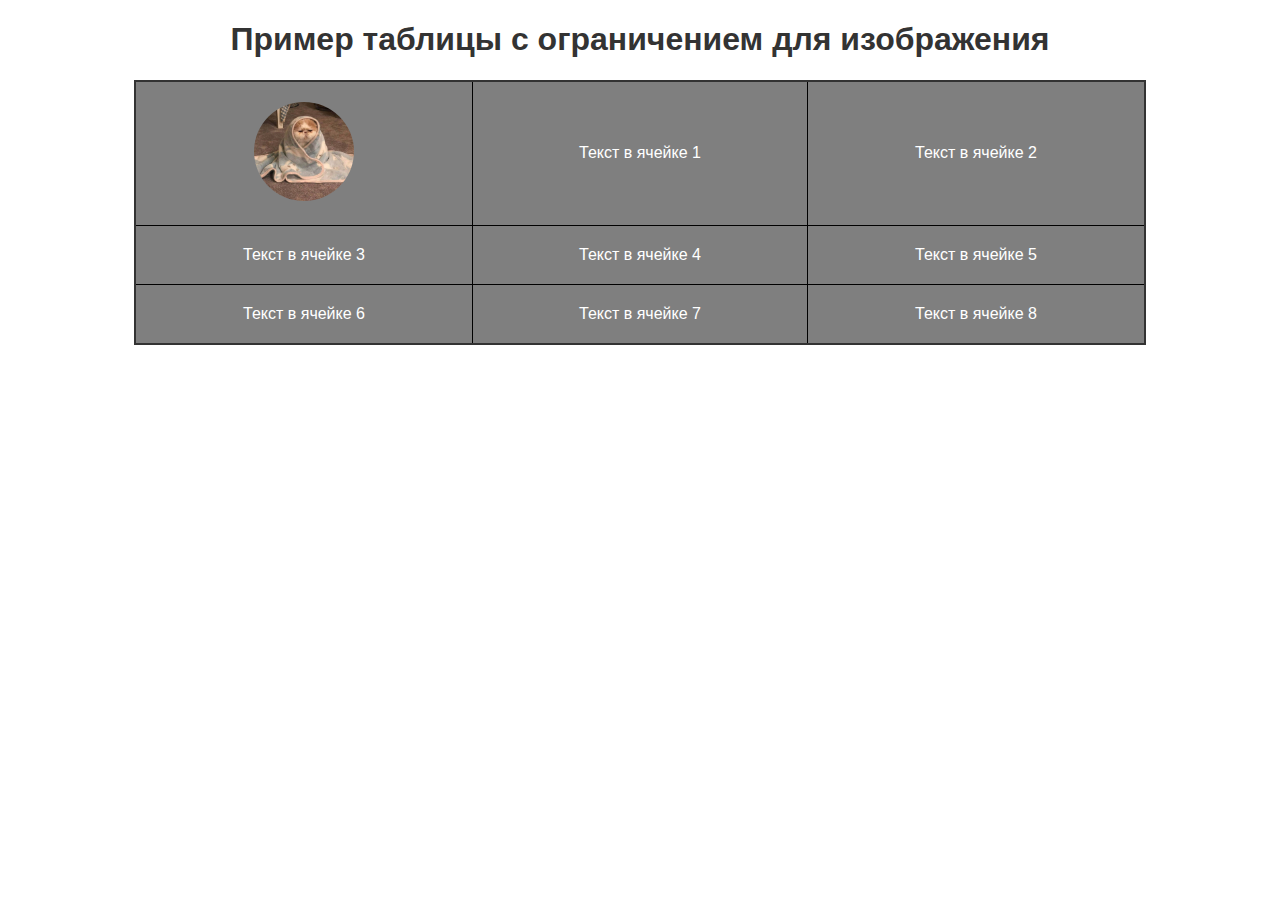
<file: table.html>
<!DOCTYPE html>
<html lang="ru">
<head>
    <meta charset="UTF-8">
    <meta name="viewport" content="width=device-width, initial-scale=1.0">
    <title>Таблица с ограничением для изображения</title>
    <style>
        table {
            width: 80%;
            margin: 20px auto; 
            border-collapse: collapse; 
            background-image: url('https://www.w3schools.com/w3images/fjords.jpg');
            background-size: cover; 
            background-position: center; 
            border: 2px solid #333;
            border-radius: 10px; 
        }
        td {
            padding: 20px;
            text-align: center;
            border: 1px solid black;
            color: white;
            font-size: 16px;
            font-family: Arial, sans-serif;
            background-color: rgba(0, 0, 0, 0.5);
        }
        .image-cell img {
            max-width: 100px; 
            max-height: 100px; 
            width: auto; 
            height: auto; 
            border-radius: 50%; }
        h1 {
            text-align: center;
            color: #333;
            font-family: Arial, sans-serif;
        }
    </style>
</head>
<body>
    <h1>Пример таблицы с ограничением для изображения</h1>
    <table>
        <tr>
            <td class="image-cell">
                <img src="D6u_9QS8Bdg.jpg" alt="Пример изображения">
            </td>
            <td>Текст в ячейке 1</td>
            <td>Текст в ячейке 2</td>
        </tr>
        <tr>
            <td>Текст в ячейке 3</td>
            <td>Текст в ячейке 4</td>
            <td>Текст в ячейке 5</td>
        </tr>
        <tr>
            <td>Текст в ячейке 6</td>
            <td>Текст в ячейке 7</td>
            <td>Текст в ячейке 8</td>
        </tr>
    </table>

</body>
</html>
</file>
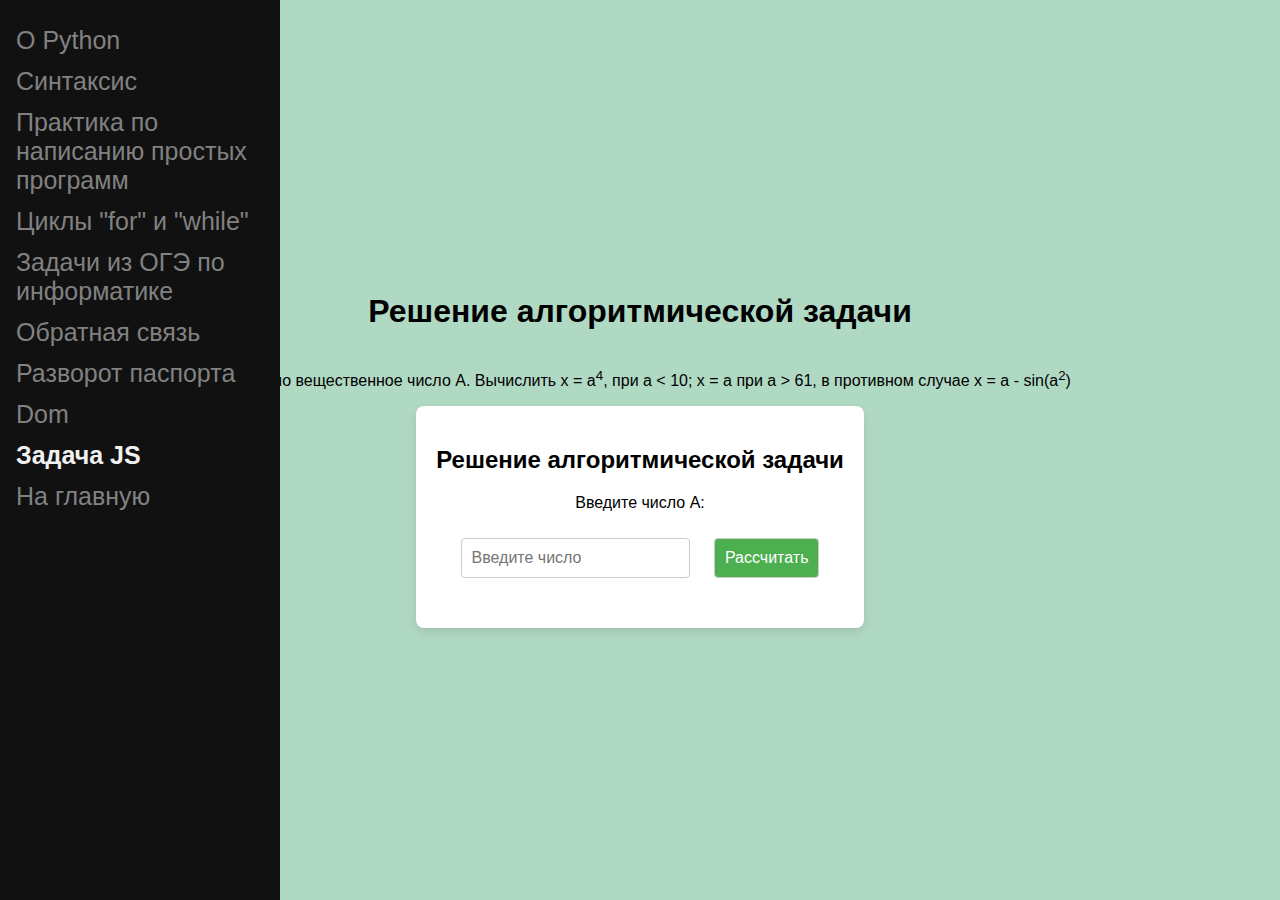
<file: task.html>
<!DOCTYPE html>
<html lang="ru">
<head>
    <meta charset="UTF-8">
    <meta name="viewport" content="width=device-width, initial-scale=1.0">
    <link href="https://cdn.jsdelivr.net/npm/bootstrap@5.1.3/dist/css/bootstrap.min.css" rel="stylesheet" integrity="sha384-1BmE4kWBq78iYhFldvKuhfTAU6auU8tT94WrHftjDbrCEXSU1oBoqyl2QvZ6jIW3" crossorigin="anonymous">
    <meta http-equiv="X-UA-Compatible" content="ie=edge">
    <link rel="stylesheet" href="General.css">
    <title>Task</title>
    <style>
        body {
            font-family: Arial, sans-serif;
            display: flex;
            flex-direction: column;
            align-items: center;
            justify-content: center;
            min-height: 100vh;
            margin: 0;
            background-color: #b0d9c4;
        }
        .container {
            max-width: 600px;
            text-align: center;
            background-color: #fff;
            padding: 20px;
            border-radius: 8px;
            box-shadow: 0 4px 8px rgba(0, 0, 0, 0.1);
        }
        input, button {
            padding: 10px;
            font-size: 16px;
            margin: 10px;
            border-radius: 4px;
            border: 1px solid #ccc;
        }
        button {
            background-color: #4CAF50;
            color: white;
            cursor: pointer;
        }
        button:hover {
            background-color: #45a049;
        }
        .result {
            margin-top: 20px;
            font-size: 18px;
            color: #333;
        }
    </style>
</head>
<body>
    <div class="sidenav">
        <a href="python.html">О Python</a>
        <a href="sintaksis.html">Синтаксис</a>
        <a href="practice.html">Практика по написанию простых программ</a>
        <a href="cycles.html">Циклы "for" и "while"</a>
        <a href="oge.html">Задачи из ОГЭ по информатике</a>
        <a href="otpravka.html">Обратная связь</a>
        <a href="id.html">Разворот паспорта</a>
        <a href="dom.html">Dom</a>
        <a href="task.html" class = 'active'>Задача JS</a>
        <a href="index.html">На главную</a>
      </div>
<h1>Решение алгоритмической задачи</h1>
<p>1017. Дано вещественное число A. Вычислить x = a<sup>4</sup>, при a < 10; x = a при a > 61, в противном случае x  = a - sin(a<sup>2</sup>)</p>
<div class="container">
    <h2>Решение алгоритмической задачи</h2>
    <p>Введите число A:</p>
    <input type="number" id="inputA" placeholder="Введите число" step="any">
    <button onclick="calculateResult()">Рассчитать</button>

    <div class="result" id="resultOutput"></div>
    <script src="script.js"></script>
</div>
</body>
</html>
</file>
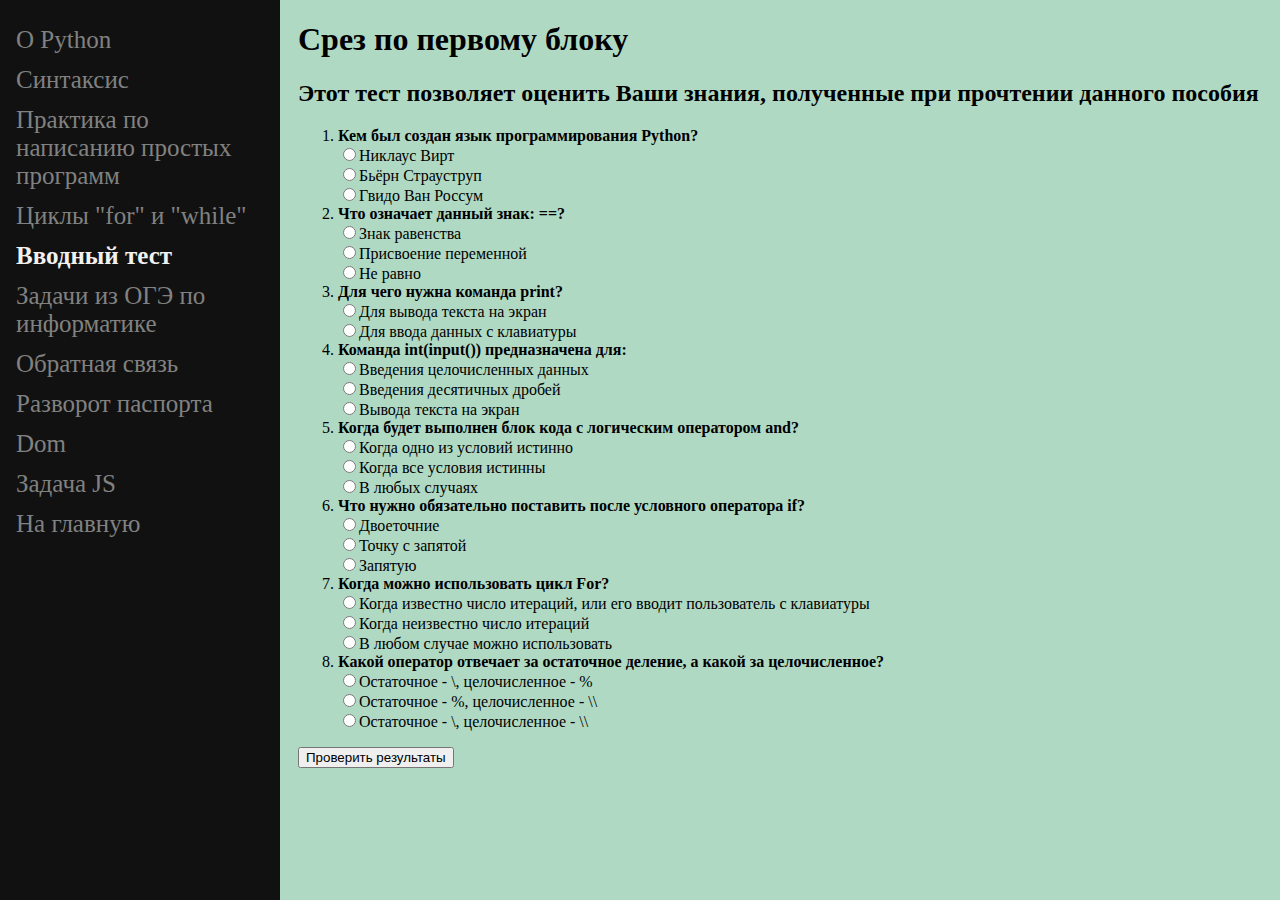
<file: test.html>
<!DOCTYPE html>
<html lang="ru">
<head>
    <meta charset="UTF-8">
    <meta name="viewport" content="width=device-width, initial-scale=1">
    <link href="https://cdn.jsdelivr.net/npm/bootstrap@5.1.3/dist/css/bootstrap.min.css" rel="stylesheet" integrity="sha384-1BmE4kWBq78iYhFldvKuhfTAU6auU8tT94WrHftjDbrCEXSU1oBoqyl2QvZ6jIW3" crossorigin="anonymous">
    <meta http-equiv="X-UA-Compatible" content="ie=edge">
    <link rel="stylesheet" href="General.css">
    <title>Test</title>
    <style>
        body {
     background-color: #b0d9c4; /* Цвет фона */
    }
   </style>
</head>
<body>
<div class="sidenav">
    <a href="python.html">О Python</a>
    <a href="sintaksis.html">Синтаксис</a>
    <a href="practice.html">Практика по написанию простых программ</a>
    <a href="cycles.html">Циклы "for" и "while"</a>
    <a href="test.html" class = 'active'>Вводный тест</a>
    <a href="oge.html">Задачи из ОГЭ по информатике</a>
    <a href="otpravka.html">Обратная связь</a>
    <a href="id.html">Разворот паспорта</a>
    <a href="dom.html">Dom</a>
    <a href="task.html">Задача JS</a>
    <a href="index.html">На главную</a>
  </div>
  <div class="main">
    <script type="text/javascript">
    // Заголовок страницы (h1)
    var title = 'Срез по первому блоку';
    // Подзаголовок (h2)
    var subtitle = "Этот тест позволяет оценить Ваши знания, полученные при прочтении данного пособия";
    // Это ваши вопросы
    var questions=[
    {
        text: "Кем был создан язык программирования Python?",
        answers: ["Никлаус Вирт",
              "Бьёрн Страуструп",
              "Гвидо Ван Россум"],
        correctAnswer: 2 // нумерация ответов с нуля!
    },
    {
        text: "Что означает данный знак: ==?",
        answers: ["Знак равенства",
              "Присвоение переменной",
              "Не равно"],
        correctAnswer: 0
    },
    {
        text: "Для чего нужна команда print?",
        answers: ["Для вывода текста на экран",
              "Для ввода данных с клавиатуры"],
        correctAnswer: 0
    },
    {
        text: "Команда int(input()) предназначена для:",
        answers: ["Введения целочисленных данных",
              "Введения десятичных дробей",
              "Вывода текста на экран"],
        correctAnswer: 0
    },
    {
        text: "Когда будет выполнен блок кода с логическим оператором and?",
        answers: ["Когда одно из условий истинно",
              "Когда все условия истинны",
              "В любых случаях"],
        correctAnswer: 1
    },
    {
        text: "Что нужно обязательно поставить после условного оператора if?",
        answers: ["Двоеточние",
              "Точку с запятой",
              "Запятую"],
        correctAnswer: 0
    },
    {
        text: "Когда можно использовать цикл For?",
        answers: ["Когда известно число итераций, или его вводит пользователь с клавиатуры",
              "Когда неизвестно число итераций",
              "В любом случае можно использовать"],
        correctAnswer: 0
    },
    {
        text: "Какой оператор отвечает за остаточное деление, а какой за целочисленное?",
        answers: ["Остаточное - \\\, целочисленное - %",
              "Остаточное - %, целочисленное - \\\\",
              "Остаточное - \\, целочисленное - \\\\"],
        correctAnswer: 1},
    ];
    var yourAns = new Array;
    var score = 0;
    function Engine(question, answer) {yourAns[question]=answer;}
    function Score(){
       var answerText = "Результаты:\n";
       for(var i = 0; i < yourAns.length; ++i){
        var num = i+1;
        answerText=answerText+"\n    Вопрос №"+ num +"";
        if(yourAns[i]!=questions[i].correctAnswer){
            answerText=answerText+"\n    Правильный ответ: " +
            questions[i].answers[questions[i].correctAnswer] + "\n";
          }
            else{
            answerText=answerText+": Верно! \n";
            ++score;
            }
           }
       answerText=answerText+"\nВсего правильных ответов: "+score+"\n";
       alert(answerText);
       yourAns = [];
       score = 0;
       clearForm("quiz");
    }
    function clearForm(name) {
       var f = document.forms[name];
       for(var i = 0; i < f.elements.length; ++i) {
        if(f.elements[i].checked)
            f.elements[i].checked = false;
    }
    }
    </script>
    <style>
    span.quest {font-weight: bold;}
    </style>
    <h1><script>document.write(title)</script></h1>
    <h2><script>document.write(subtitle)</script></h2>
    <form name="quiz">
    <ol>
    <script>
    for(var q=0; q<questions.length; ++q) {
       var question = questions[q];
       var idx = 1 + q;
       document.writeln('<li><span class="quest">' + question.text + '</span><br/>');
       for(var i in question.answers) {
        document.writeln('<input type=radio name="q' + idx + '" value="' + i +
        '" onClick="Engine(' + q + ', this.value)">' + question.answers[i] + '<br/>');
    }
    }
    </script>
    </ol>
    <input type="button" onClick="Score()" value="Проверить результаты" />
    </form>
</div>
</body>
</html>
</file>
<file: General.css>
@import url("https://fonts.googleapis.com/css?family=Montserrat:700,900&subset=cyrillic");
@import url('https://fonts.googleapis.com/css?family=Open+Sans:300,300i,400,400i,700,700i&subset=cyrillic');
@media screen and (min-width: 1440px) and (max-width: 1599px){     }
@keyframes header_anim {
  from {
    transform: translateX(-120%);
  }
  to {
    transform: translateX(0);
  }
}
html {
  scroll-behavior: smooth;
}
.header {
  display: flex;
  min-height: 100vh;
  padding: 8px 50px;
  background-color: #02f;
  background-image: url("iStock-802775028.jpg");
  background-repeat: no-repeat;
  background-position: center center;
  background-size: cover;
}
.header__title {
  margin-left: 250px;
  padding: 0px 10px;
  transform: translateX(0);
  animation-name: header_anim;
  animation-duration: 1s;
  animation-timing-function: cubic-bezier(0.68, -0.55, 0.265, 1.55);
  text-transform: uppercase;
  color: #fff;
  align-self: center;
}
.sidenav {
    height: 100%;
    width: 280px;
    position: fixed; 
    z-index: 1;
    top: 0; 
    left: 0;
    background-color: #111; 
    overflow-x: hidden; 
    padding-top: 20px;
}
.sidenav a {
    padding: 6px 8px 6px 16px;
    text-decoration: none;
    font-size: 25px;
    color: #818181;
    display: block;
}
.sidenav a:hover {
    color: #f1f1f1;
}
.sidenav a.active { color: #f1f1f1;; font-weight: bold; }
.main {
    margin-left: 280px; 
    padding: 0px 10px;
}
@media screen and (max-height: 450px) {
    .sidenav {padding-top: 15px;}
    .sidenav a {font-size: 18px;}
}
hr {
    display: block;
    margin-top: 0.5em;
    margin-bottom: 0.5em;
    margin-left: auto;
    margin-right: auto;
    border-style: inset;
    border-width: 1px;
} 
.article {
    position: relative;
    min-height: 100vh;
    padding: 8px 50px;
  }
  .article_whitebg::before,
  .article_bluebg::before {
    position: absolute;
    top: 0;
    right: 0;
    bottom: 0;
    left: 0;
    content:'';
  }
  .article_whitebg::before {
    background: rgba(255, 255, 255, 0.5);
  }
  .article_bluebg::before {
    background: #B0E0E6;
  }
  .article_first,
  .article_second {
    background-repeat: no-repeat;
    background-position: center center;
    background-size: cover;
  }
  .form {
    position: relative;
    width: 500px;
    margin: 0 auto;
    text-align: center;
  }
  .form_input,
  .form_textarea {
    display: block;
    box-sizing: border-box;
    width: 100%;
    margin-bottom: 16px;
    padding: 8px 16px;
    transition: transform 0.3s ease-out;
    color: #02f;
    border: none;
    border-radius: 8px;
    outline: none;
    background-color: #fff;
    font-family: 'Open Sans', sans-serif;
    font-size: 1.5em;
    font-weight: 300;
  }
  .form_input::-webkit-input-placeholder,
  .form_textarea::-webkit-input-placeholder {
    opacity: 0.6;
    color: #02f;
  }
  .form_input:focus,
  .form_textarea:focus {
    transition: transform 0.3s ease-out;
    transform: scale(1.02, 1.02);
  }
  .form_textarea {
    resize: none;
  }
  .form_button {
    display: inline-block;
    padding: 12px 32px;
    transition: all 0.3s ease-out;
    text-transform: uppercase;
    color: #fff;
    border: none;
    border-radius: 8px;
    outline: none;
    background-color: #02f;
    background-clip: border-box;
    font-family: 'Montserrat', sans-serif;
    font-size: 1.5em;
    font-weight: 700;
  }
  .form_button:hover {
    transition: all 0.3s ease-out;
    transform: scale(1.02, 1.02);
    box-shadow: rgba(255, 255, 255, 0.3) 0 0 16px 2px;
  }
  .black {
    color: #000;
  }
  .white {
    color: #fff;
  }
</file>
